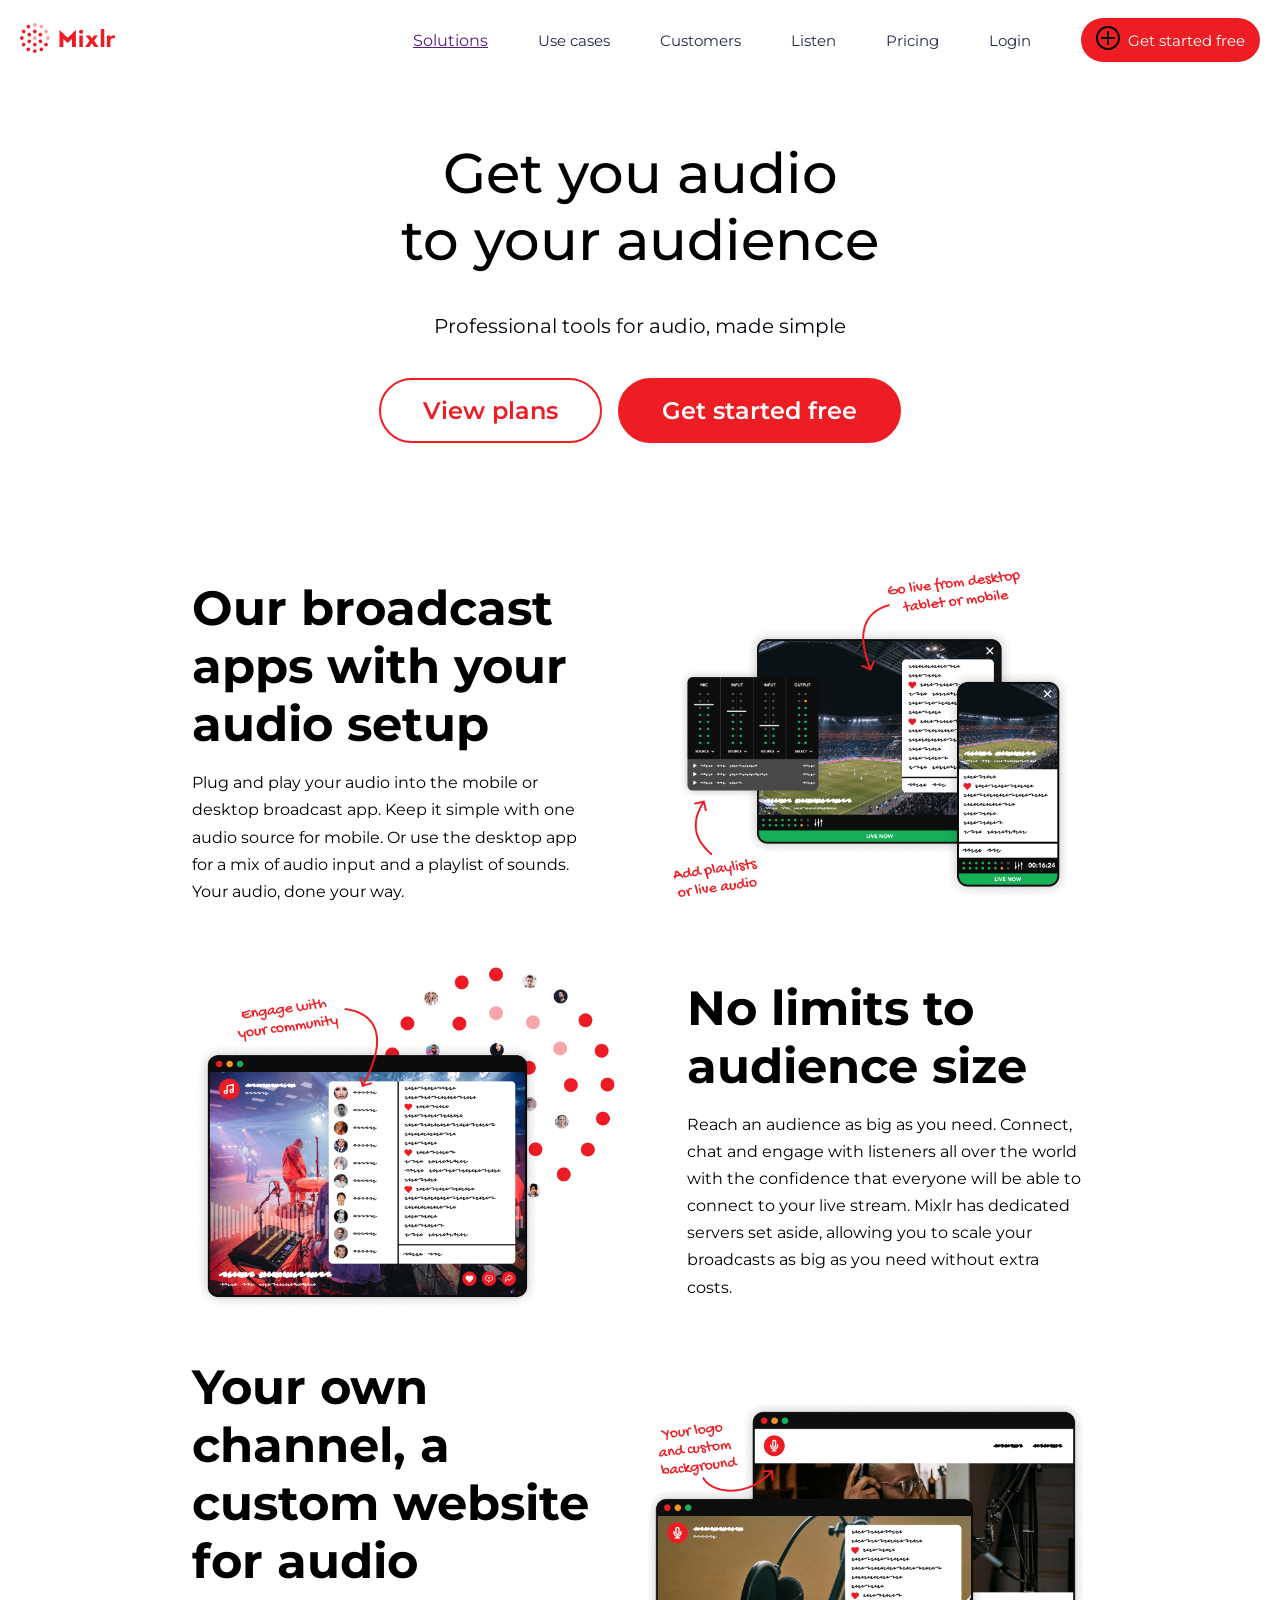
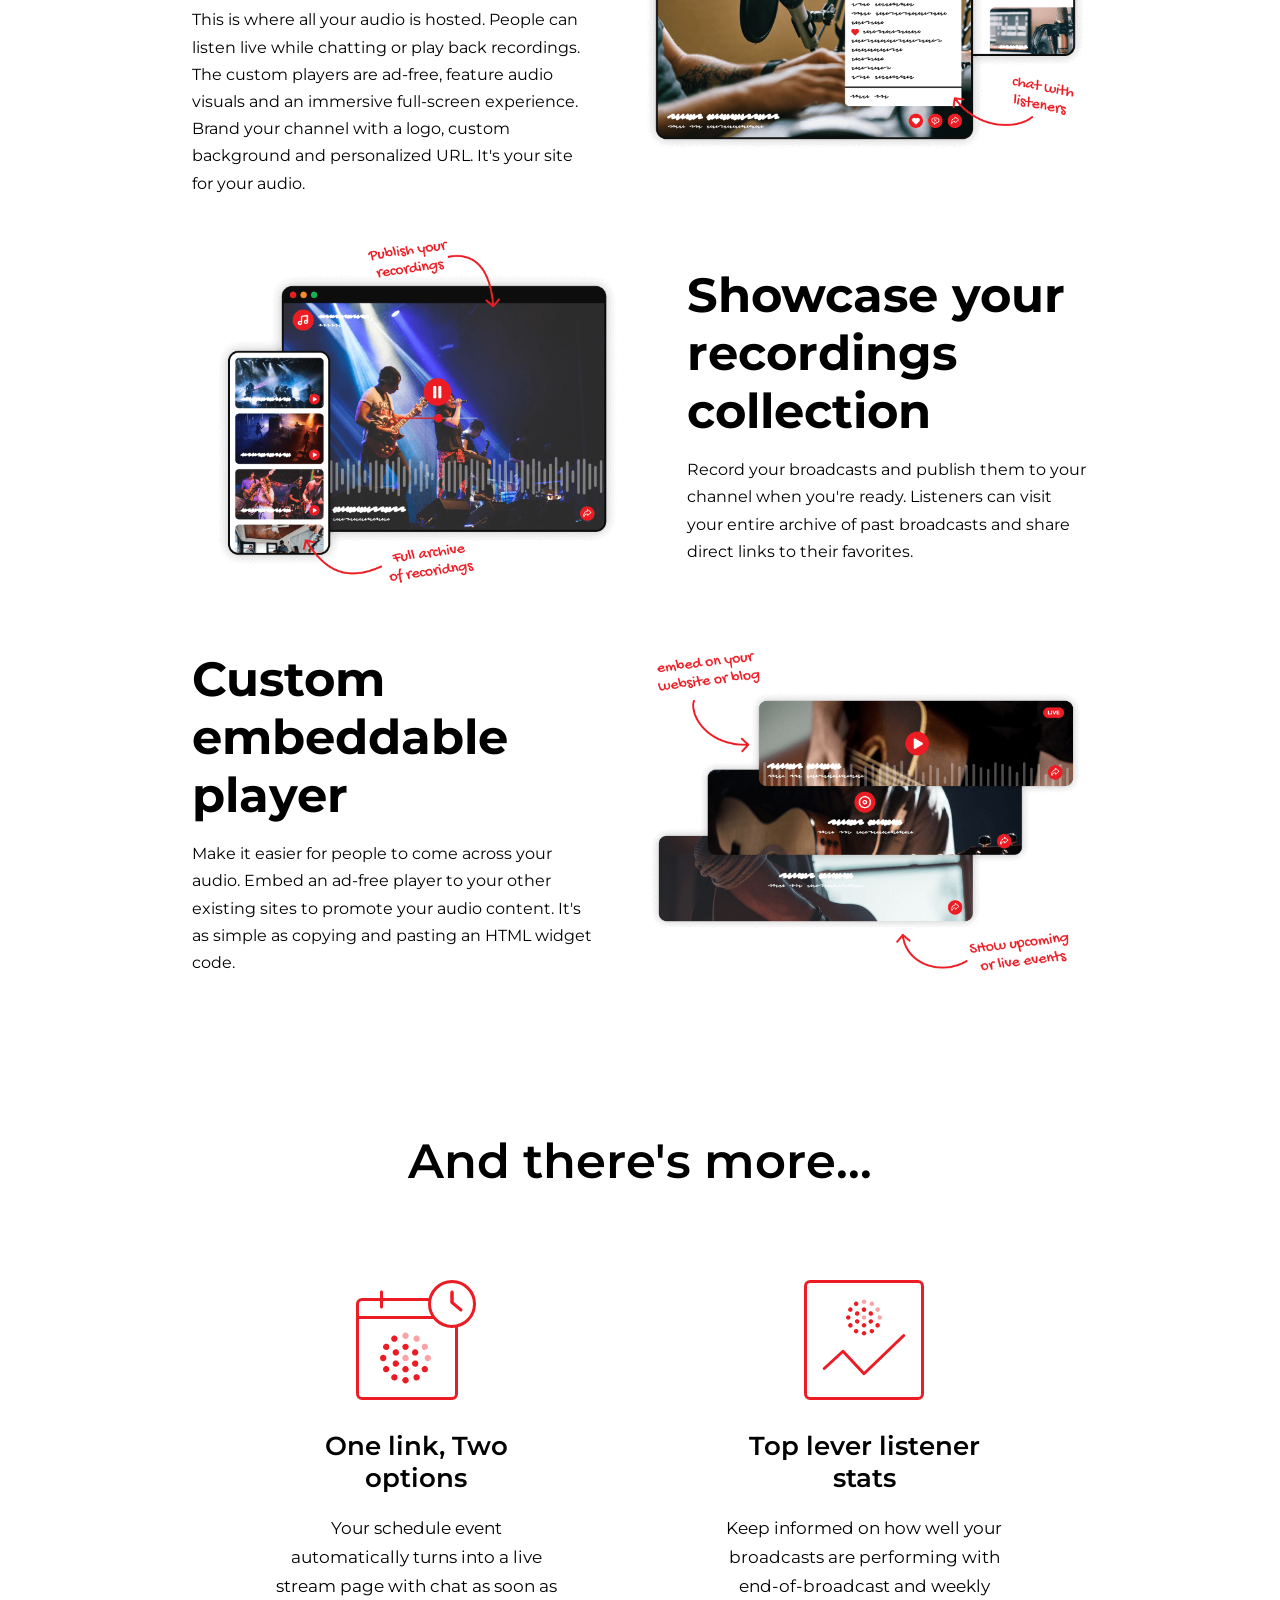
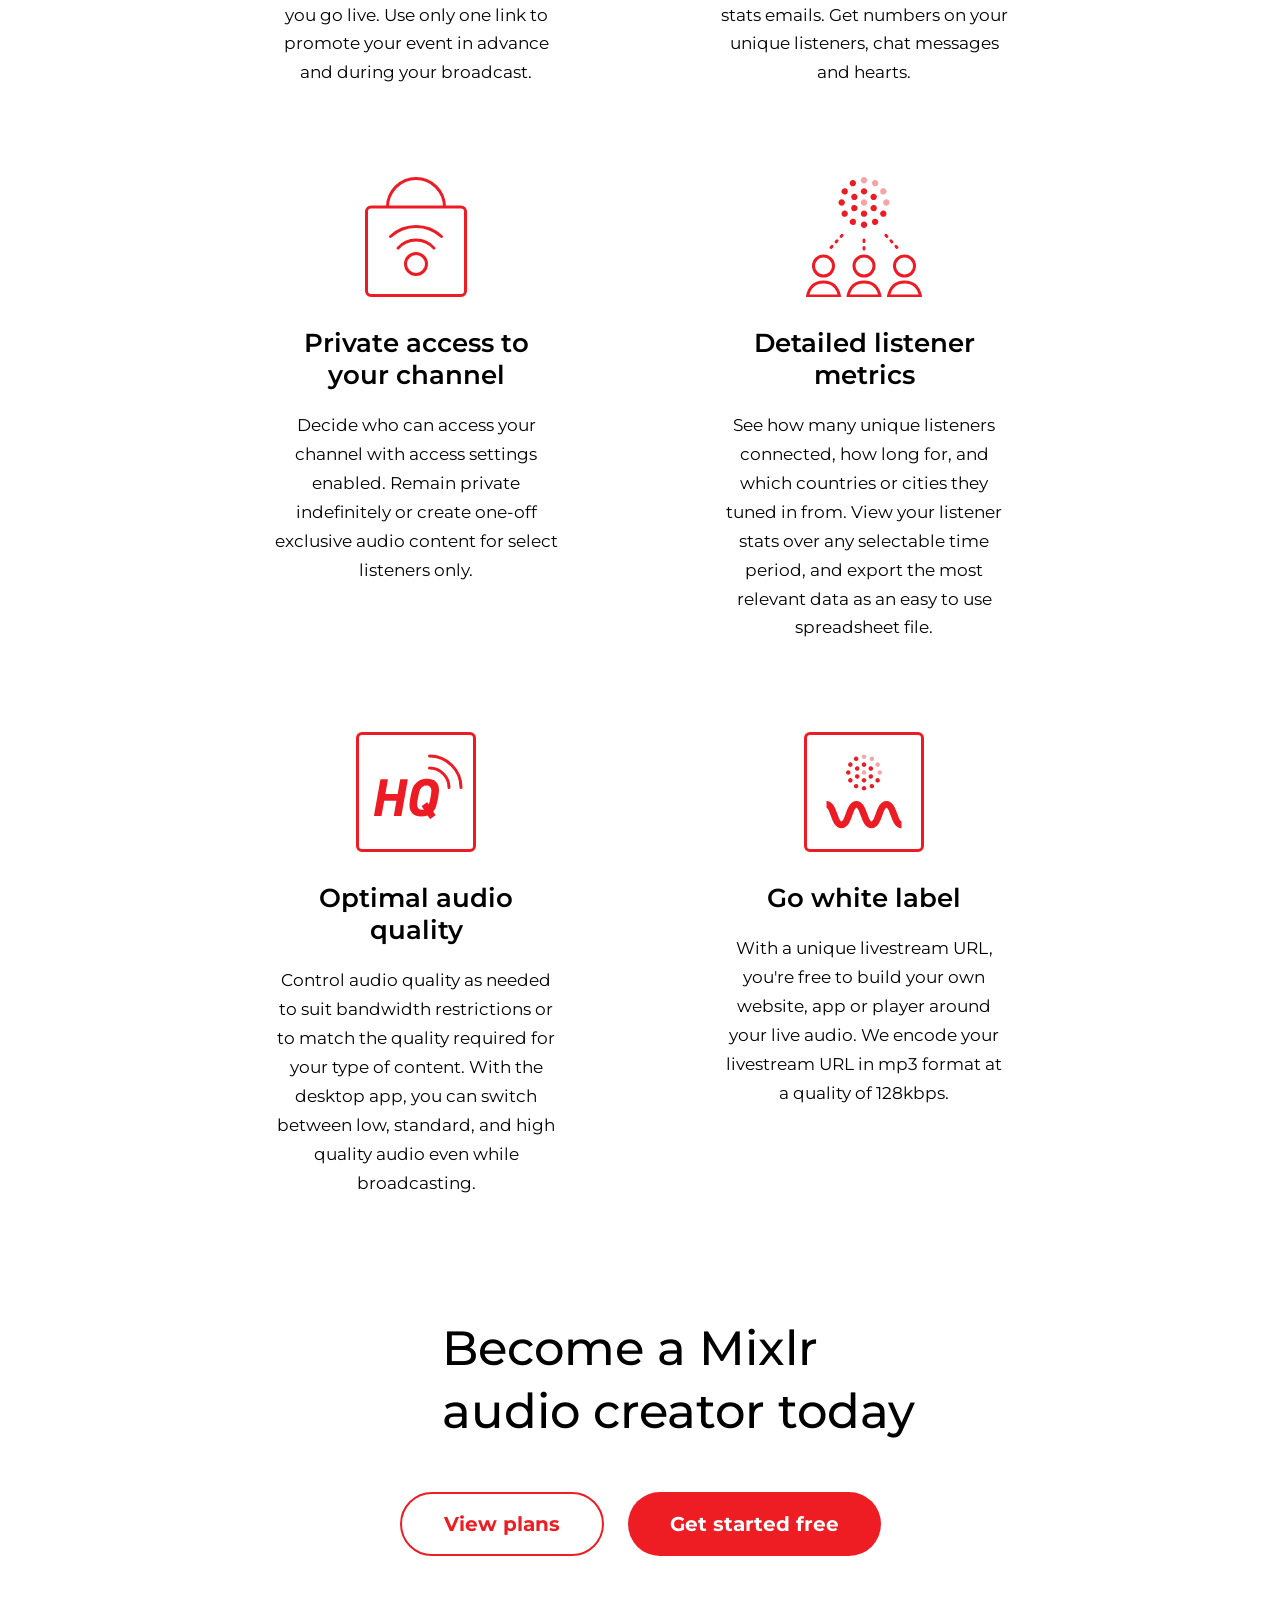
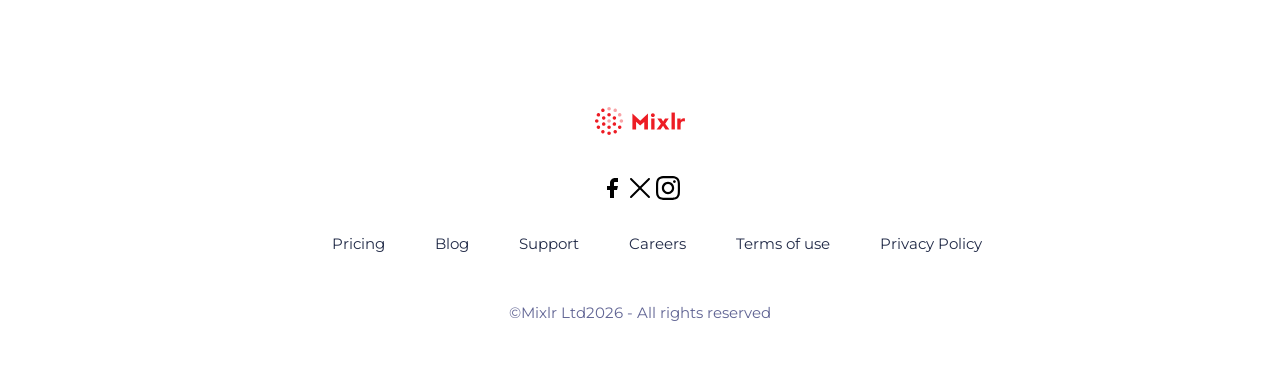
<file: index.html>
<!doctype html>
<html lang="en">
  <head>
    <meta charset="UTF-8" />
    <meta name="viewport" content="width=device-width, initial-scale=1.0" />
    <title>Features | mixlr</title>
    <link rel="stylesheet" href="mixlr.css" />
  </head>
  <body>
    <header class="navbar">
      <div class="logo">
        <img src="MEDIA/imgi_27_default.svg" alt="logo" />
      </div>

      <nav>
  <div class="nav-dropdown">
    <a href="" class="nav-link1">Solutions</a>

    <div class="dropdown-menu">
      <a href="#">Browse With The Tech Hassle</a>
      <a href="#">Browse With The Tech Hassle</a>
      <a href="#">Browse With The Tech Hassle</a>
      <a href="#">Browse With The Tech Hassle</a>
      <a href="#">Browse With The Tech Hassle</a>
      <a href="#">Browse With The Tech Hassle</a>
    </div>
  </div>

  <a href="" class="nav-link">Use cases</a>
  <a href="" class="nav-link">Customers</a>
  <a href="" class="nav-link">Listen</a>
  <a href="" class="nav-link">Pricing</a>
  <a href="" class="nav-link">Login</a>

  <a class="get-started">
    <span>
      <img class="plus" src="MEDIA/imgi_28_default.svg" alt="">
    </span>
    Get started free
  </a>
</nav>



    </header>







    <section class="hero">
      <h1>Get you audio<br />to your audience</h1>
      <p class="hero-sub">Professional tools for audio, made simple</p>
      <div class="hero-buttons">
        <a href="#" class="H bed">View plans</a>
        <a href="#" class="H aft">Get started free</a>
      </div>
    </section>

    <section class="more">
      <div class="container">
        <div class="box">
          <h1>Our broadcast apps with your audio setup</h1>
          <p>
            Plug and play your audio into the mobile or desktop broadcast app.
            Keep it simple with one audio source for mobile. Or use the desktop
            app for a mix of audio input and a playlist of sounds. Your audio,
            done your way.
          </p>
        </div>
        <div class="box-image">
          <img
            src="./MEDIA/imgi_1_list-feature-audio-setup-704-855fb91a3b4701596755c6a453313978c62ee035dc14f95d208ff8c876e138cb.png"
            alt=""
          />
        </div>
      </div>
      <div class="container">
        <div class="box-image">
          <img
            src="./MEDIA/imgi_2_list-feature-audience-704-977d2558b4b3b0b26401899c15762c391ea36d97f49fcc25f5c6ebea54b61cae.png"
            alt=""
          />
        </div>
        <div class="box">
          <h1>No limits to audience size</h1>
          <p>
            Reach an audience as big as you need. Connect, chat and engage with
            listeners all over the world with the confidence that everyone will
            be able to connect to your live stream. Mixlr has dedicated servers
            set aside, allowing you to scale your broadcasts as big as you need
            without extra costs.
          </p>
        </div>
      </div>
      <div class="container">
        <div class="box">
          <h1>Your own channel, a custom website for audio</h1>
          <p>
            This is where all your audio is hosted. People can listen live while
            chatting or play back recordings. The custom players are ad-free,
            feature audio visuals and an immersive full-screen experience. Brand
            your channel with a logo, custom background and personalized URL.
            It's your site for your audio.
          </p>
        </div>

        <div class="box-image">
          <img
            src="./MEDIA/imgi_3_list-feature-personalise-704-116bae5f5f4964a16d16d8800540c5583229eebdff83b2d14a9b459aace9841a.png"
            alt=""
          />
        </div>
      </div>
      <div class="container">
        <div class="box-image">
          <img
            src="./MEDIA/imgi_4_list-feature-recordings-704-862b171b4c222768d374f1efed0d7c370ca17c3498ccca924651f6c047f9074a.png"
            alt=""
          />
        </div>
        <div class="box">
          <h1>Showcase your recordings collection</h1>
          <p>
            Record your broadcasts and publish them to your channel when you're
            ready. Listeners can visit your entire archive of past broadcasts
            and share direct links to their favorites.
          </p>
        </div>
      </div>

      <div class="container">
        <div class="box">
          <h1>Custom embeddable player</h1>
          <p>
            Make it easier for people to come across your audio. Embed an
            ad-free player to your other existing sites to promote your audio
            content. It's as simple as copying and pasting an HTML widget code.
          </p>
        </div>
         <div class="box-image">
          <img
            src="./MEDIA/imgi_5_list-feature-embeddable-704-d586f5641dec19be526577f1d799a05b77d23428f90489afc9a5a7b147861b28.png"alt=""
            />
        </div>
      </div>

      </div>

    <section class="more-section">
      <h2>And there's more...</h2>
      <div class="more-grid">
        <div class="more-item">
          <img class="icon-box" src="MEDIA/imgi_6_feature-scheduling-ee07b25478bdeed93fd6c1f396073e0fc00a181bb33b4146a57822a09bb63f1d.svg" alt="">
          <h3>One link, Two options</h3>
          <p>Your schedule event automatically turns into a live stream page with chat as soon as you go live. Use only one link to promote your event in advance and during your broadcast.</p>
        </div>

          <div class="more-item">
          <img class="icon-box" src="MEDIA/imgi_7_feature-stats-c6266785ea6387013492c0187b31f4ebf449ca103bec659eab584cb672c41851.svg" alt="">
          <h3>Top lever listener stats</h3>
          <p>Keep informed on how well your broadcasts are performing with end-of-broadcast and weekly stats emails. Get numbers on your unique listeners, chat messages and hearts.</p>
        </div>

        <div class="more-item">
          <img class="icon-box" src="MEDIA/imgi_8_feature-privacy-6f19d6d6ebb0e5ea7cb043db5826b29e8796250b79e5f469863cb278b108947d.svg" alt="">
          <h3>Private access to your channel</h3>
          <p>Decide who can access your channel with access settings enabled. Remain private indefinitely or create one-off exclusive audio content for select listeners only.</p>
        </div>


         <div class="more-item">
          <img class="icon-box" src="MEDIA/imgi_9_feature-listener-metrics-70658753346ea21e8ae036f6a3ab4107b0644c9e15141eb086fe643eb7b3524c.svg" alt="">
          <h3>Detailed listener metrics</h3>
          <p>See how many unique listeners connected, how long for, and which countries or cities they tuned in from. View your listener stats over any selectable time period, and export the most relevant data as an easy to use spreadsheet file.</p>
        </div>

        <div class="more-item">
          <img class="icon-box" src="MEDIA/imgi_10_feature-quality-85af85e1ba9f188ac03d15285c25432a5faa0553e7a264edd0e6a6324ac19921.svg" alt="">
          <h3>Optimal audio quality</h3>
          <p>Control audio quality as needed to suit bandwidth restrictions or to match the quality required for your type of content. With the desktop app, you can switch between low, standard, and high quality audio even while broadcasting.</p>
        </div>
        
        <div class="more-item">
          <img class="icon-box" src="MEDIA/imgi_11_feature-livestream-3b54123b0f594ea39c91f1dc0225a57cfee55ced6d8130abd4f2822889be224e.svg" alt="">
          <h3>Go white label</h3>
          <p>With a unique livestream URL, you're free to build your own website, app or player around your live audio. We encode your livestream URL in mp3 format at a quality of 128kbps.</p>
        </div>
      </div>
    </section>
    <section cta-section>
      <h2 class="h2">Become a Mixlr <br> audio creator today</h2>
      <div class="cta-button">
        <button class="cta view">View plans</button>
        <button class="cta get">Get started free</button>
      </div>
    </section>
    <footer class="footer">
      <img class="footer-logo" src="MEDIA/imgi_27_default.svg" alt="">
        <a href="" aria-label="Facebook"> <img src="MEDIA/imgi_32_default.svg" alt=""></a>
        <a href="" aria-label="X"><img src="MEDIA/imgi_30_default.svg" alt=""></a>
        <a href="" aria-label="Instagram"><img src="MEDIA/imgi_34_default.svg" alt=""></a>
      </div>
      <nav class="footer-links">
        <a href="">Pricing</a>
        <a href="">Blog</a>
        <a href="">Support</a>
        <a href="">Careers</a>
        <a href="">Terms of use</a>
        <a href="">Privacy Policy</a>
      </nav>
      <p class="copyright">&copy;Mixlr Ltd2026 - All rights reserved</p>
    </footer>
  </body>
</html>
</file>
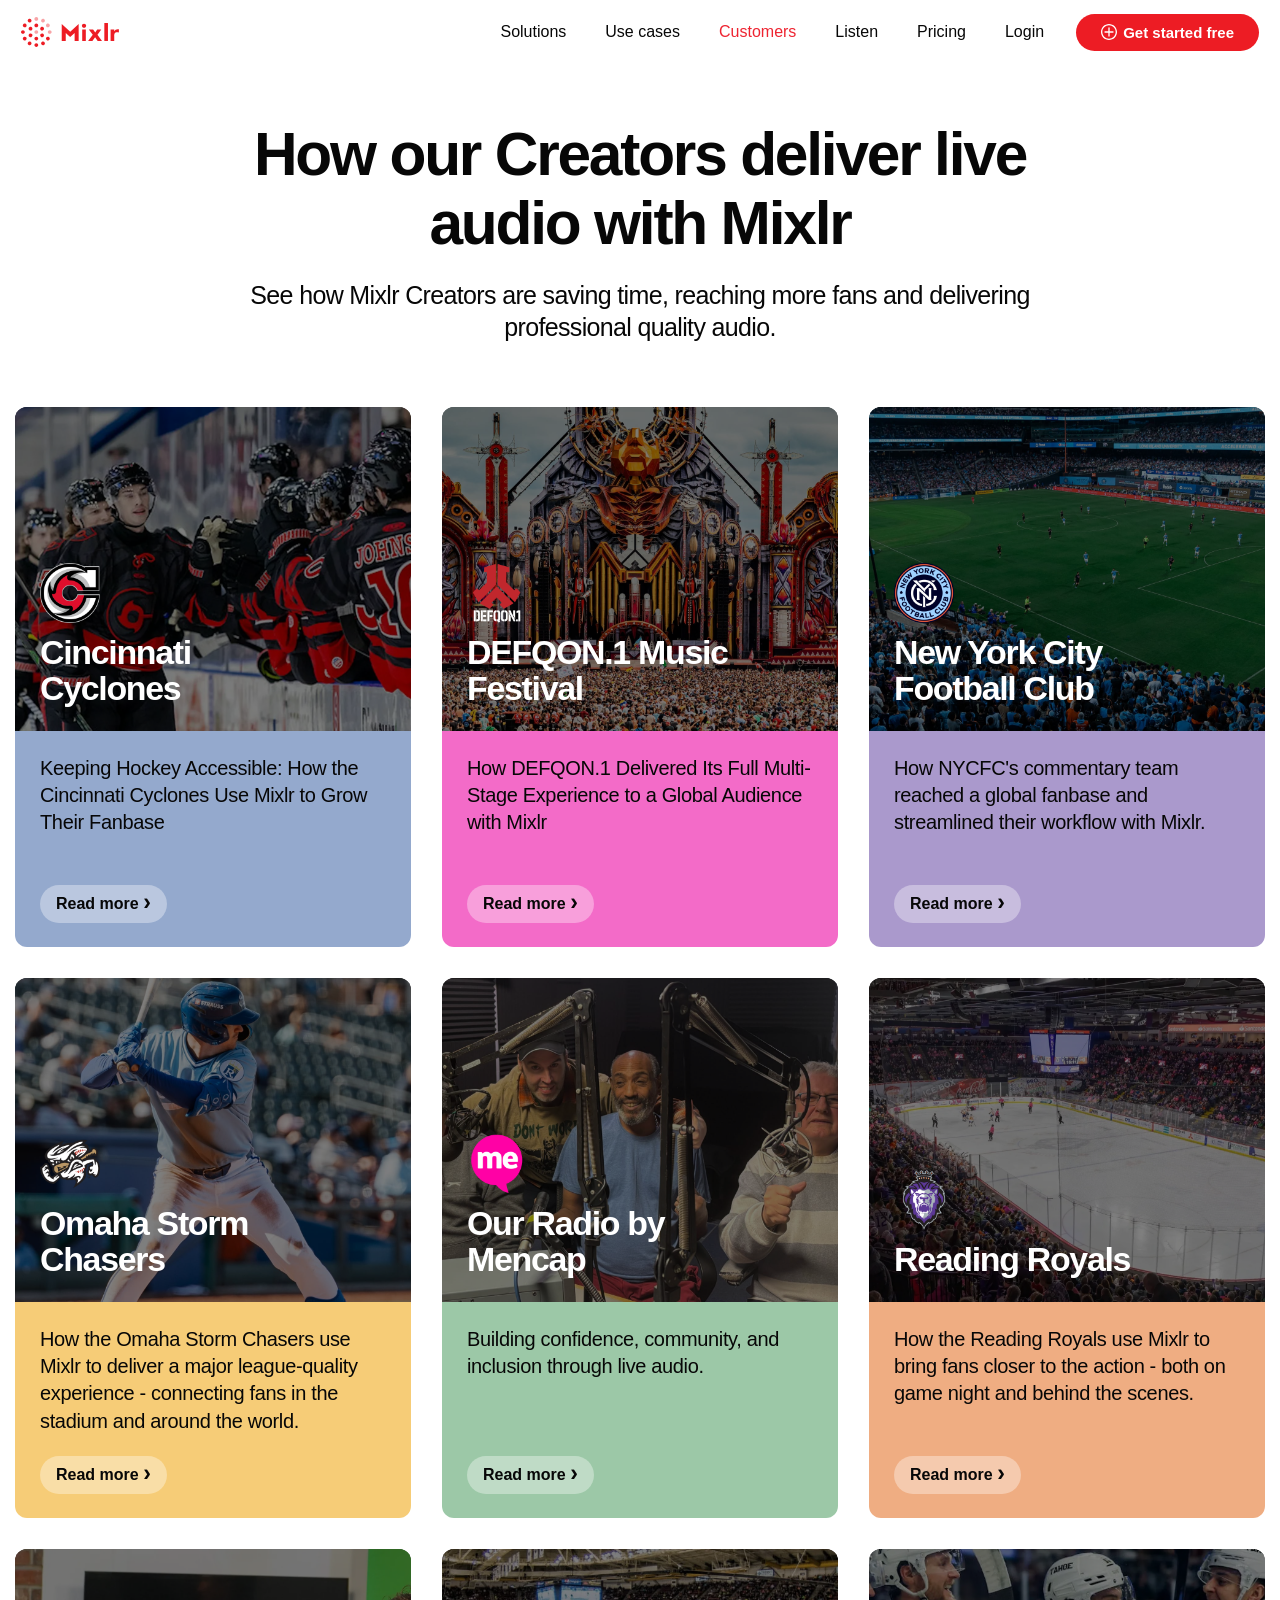
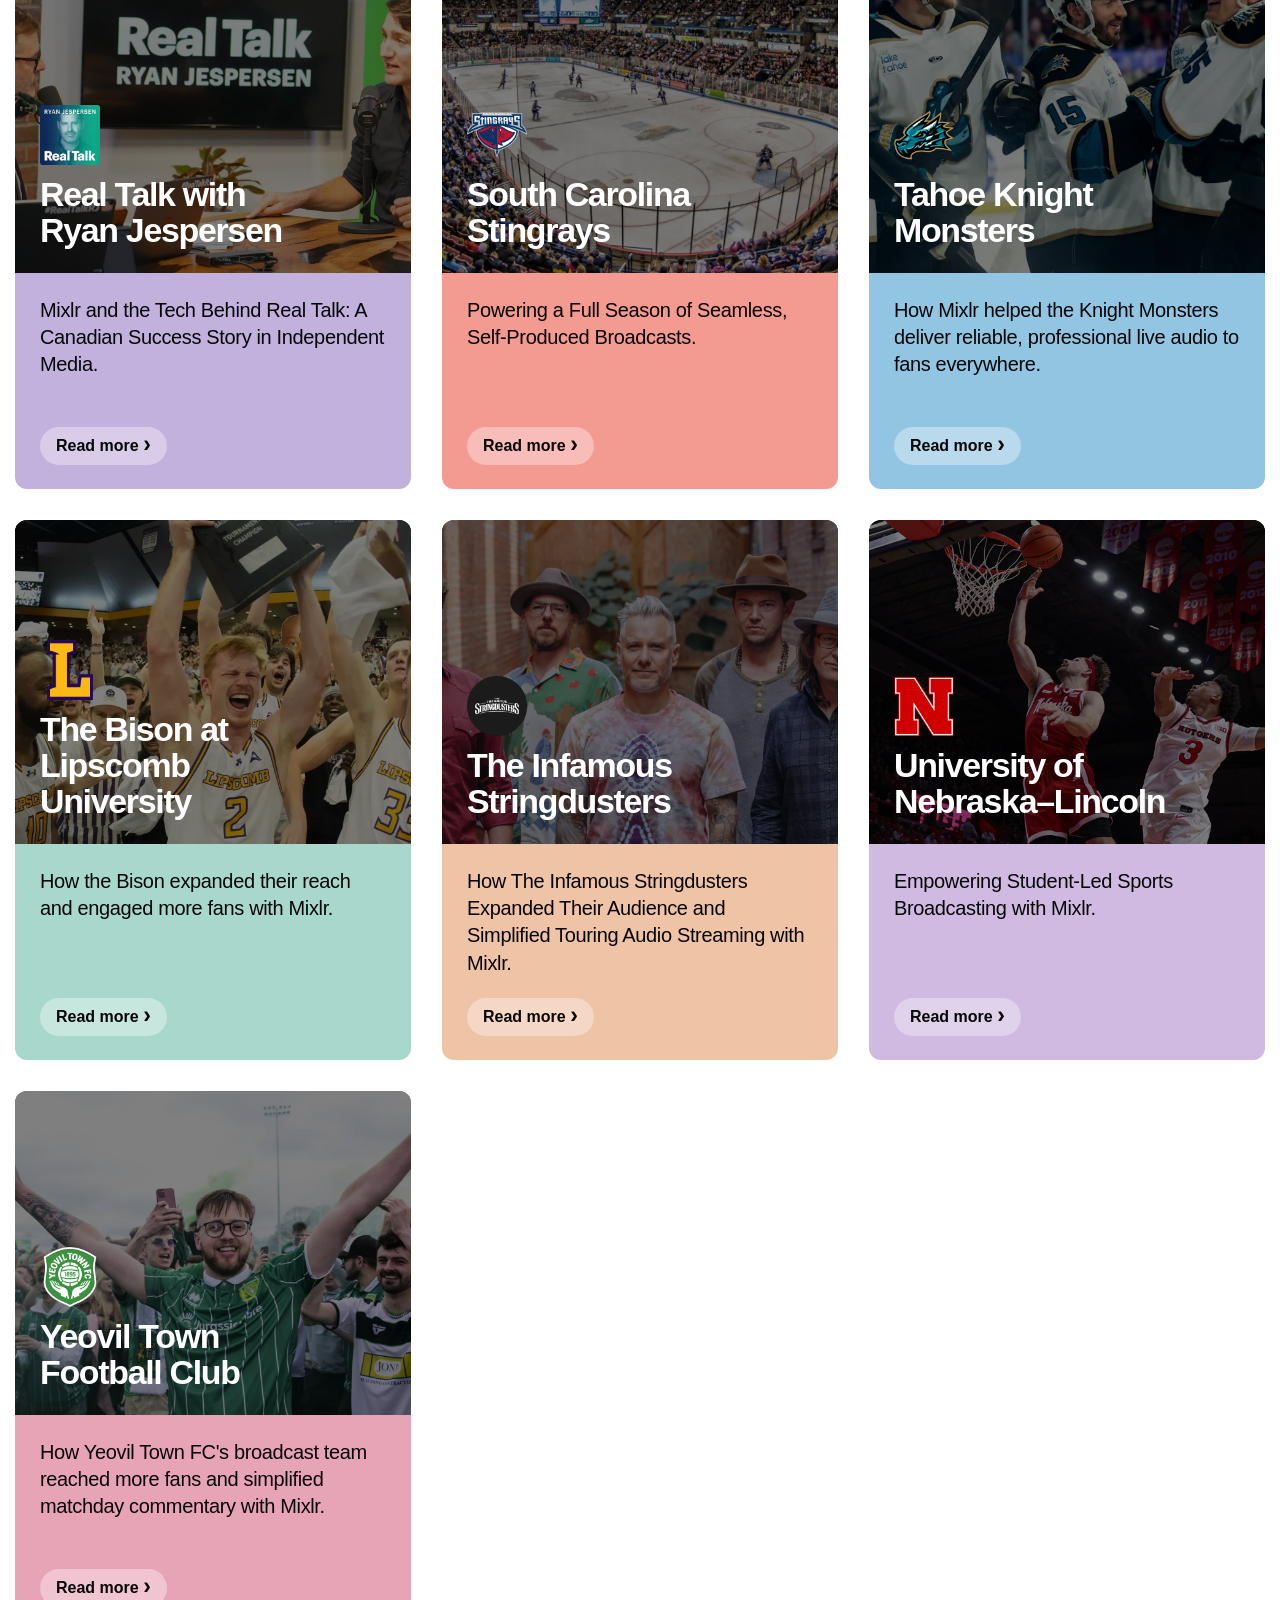
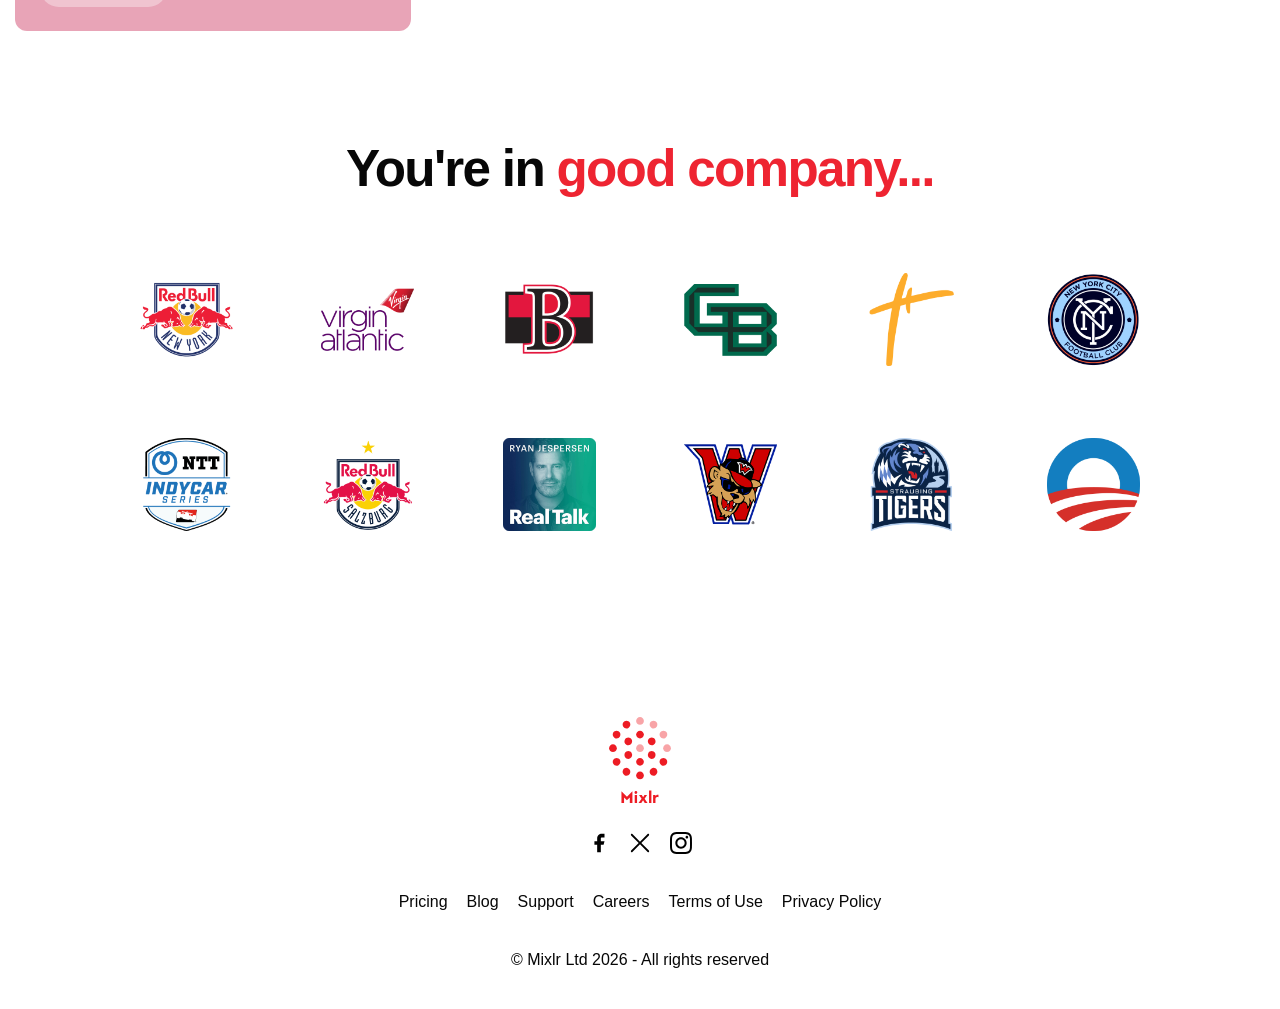
<file: cust.html>
<!doctype html>
<html lang="en">
  <head>
    <meta charset="UTF-8" />
    <meta name="viewport" content="width=device-width, initial-scale=1.0" />
    <title>Mixlr Customers</title>
    <link rel="stylesheet" href="cust.css" />
  </head>

  <body>
    <header class="site-header">
      <a href="#" class="brand">
        <img src="./MEDIA2/imgi_1_imgi_27_default.svg" alt="Mixlr"/>
      </a>
      <nav class="main-nav">
        <a href="#">Solutions</a>
        <a href="#">Use cases</a>
        <a class="active" href="#">Customers</a>
        <a href="#">Listen</a>
        <a href="#">Pricing</a>
        <a href="#">Login</a>
      </nav>

      <a href="#" class="cta">
        <img src="./MEDIA2/download (6).svg" alt="" class="cta-icon" />
        Get started free
      </a>
    </header>

    <main>
      <section class="hero">
        <h1>How our Creators deliver live<br />audio with Mixlr</h1>

        <p>
          See how Mixlr Creators are saving time, reaching more fans and
          delivering
          <br class="desktop-only" />
          professional quality audio.
        </p>
      </section>

      <section class="customer-grid">
        <article class="customer-card blue">
          <div class="card-media">
            <img
              class="background-image"
              src="./MEDIA2/imgi_87_hero-2112-c3f78d71235afb27c1f27385b39ffb9d1e2c0a163d3545fd240496c73303002f.webp"
              alt=""
            />
            <img
              class="card-logo"
              src="./MEDIA2/imgi_2_logo-298210e7dab86ac8389ebdaf6c97ffa69c5aa3e542aef06832e35a9053cc8cb4.png"
              alt="Cincinnati Cyclones"
            />
            <h2>Cincinnati<br />Cyclones</h2>
          </div>

          <div class="card-content">
            <p>
              Keeping Hockey Accessible: How the Cincinnati Cyclones Use Mixlr
              to Grow Their Fanbase
            </p>
            <a href="#">Read more <span>›</span></a>
          </div>
        </article>

        <article class="customer-card pink">
          <div class="card-media">
            <img
              class="background-image"
              src="./MEDIA2/imgi_93_hero-2112-e1be1244b8a53cfcc51c560d2d4bed7bfe3bbe228b4aff3ac8103c282d2031d6.jpg"
              alt=""
            />
            <img
              class="card-logo"
              src="./MEDIA2/imgi_4_logo-acba89eb0e61193514dfb8ffbd19299fae1307e1ba644b0ef2f025e0035f4a24.png"
              alt="DEFQON.1 logo"
            />
            <h2>DEFQON.1 Music<br />Festival</h2>
          </div>

          <div class="card-content">
            <p>
              How DEFQON.1 Delivered Its Full Multi-Stage Experience to a Global
              Audience with Mixlr
            </p>
            <a href="#">Read more <span>›</span></a>
          </div>
        </article>

        <article class="customer-card purple">
          <div class="card-media">
            <img
              class="background-image"
              src="./MEDIA2/imgi_97_hero-2112-0beb5f37ce5871ba482a3d4a24773720c48f6feefabbb6bae21c2d272f94ec8a.jpg"
              alt=""
            />
            <img
              class="card-logo"
              src="./MEDIA2/imgi_6_logo-dd380a3f7b8aa92e93e89a70f6255861c835debb7ca86be002a6c39444820474.png"
              alt="New York City Football Club logo"
            />
            <h2>New York City<br />Football Club</h2>
          </div>

          <div class="card-content">
            <p>
              How NYCFC's commentary team reached a global fanbase and
              streamlined their workflow with Mixlr.
            </p>
            <a href="#">Read more <span>›</span></a>
          </div>
        </article>

        <article class="customer-card yellow">
          <div class="card-media">
            <img
              class="background-image"
              src="./MEDIA2/imgi_101_hero-2112-0dde75b12baf26770d62bd972c3b9df10a84d28238222e58e742bfe0e05ac48c.jpg"
              alt=""
            />
            <img
              class="card-logo"
              src="./MEDIA2/imgi_8_logo-c70f8c0ec56912816a3f347bb6066bb744cd49effed2ee7a65b4c633023dad27.png"
              alt="Omaha Storm Chasers logo"
            />
            <h2>Omaha Storm<br />Chasers</h2>
          </div>

          <div class="card-content">
            <p>
              How the Omaha Storm Chasers use Mixlr to deliver a major
              league-quality experience - connecting fans in the stadium and
              around the world.
            </p>
            <a href="#">Read more <span>›</span></a>
          </div>
        </article>

        <article class="customer-card green">
          <div class="card-media">
            <img
              class="background-image"
              src="./MEDIA2/imgi_105_hero-2112-458a8d1579e110da0a6987a52dd8c577cbf8d65fe6ff8fd39c5793d0de2255bd.jpg"
              alt=""
            />
            <img
              class="card-logo"
              src="./MEDIA2/imgi_10_logo-f789e462b852a01707d764958b43b5f07ce3cda4c674fad7882e3f956e7c8cf3.png"
              alt="Our Radio by Mencap logo"
            />
            <h2>Our Radio by<br />Mencap</h2>
          </div>

          <div class="card-content">
            <p>
              Building confidence, community, and inclusion through live audio.
            </p>
            <a href="#">Read more <span>›</span></a>
          </div>
        </article>

        <article class="customer-card orange">
          <div class="card-media">
            <img
              class="background-image"
              src="./MEDIA2/imgi_107_hero-2112-e98359d53306bc26bb64590e6b23db7d25a78415a21c90a43d9cfa0cec9b4cb8.webp"
              alt=""
            />
            <img
              class="card-logo"
              src="./MEDIA2/imgi_12_logo-a0e772285bdcf978c8be245a6e645e612f26531c07a423e10232e3d6d38ff82f.png"
              alt="Reading Royals logo"
            />
            <h2>Reading Royals</h2>
          </div>

          <div class="card-content">
            <p>
              How the Reading Royals use Mixlr to bring fans closer to the
              action - both on game night and behind the scenes.
            </p>
            <a href="#">Read more <span>›</span></a>
          </div>
        </article>

        <article class="customer-card lavender">
          <div class="card-media">
            <img
              class="background-image"
              src="./MEDIA2/imgi_111_hero-2112-10fbe3f80dba9398b60174d1f477d30f4cc8aec5f5404c0ffafa19efeb83b4a8.webp"
              alt=""
            />
            <img
              class="card-logo"
              src="./MEDIA2/imgi_14_logo-0cbd5c795376fd9e8a98058809cc94642b64abe9fa08aa75c5ed0bc89cdba366.png"
              alt="Real Talk logo"
            />
            <h2>Real Talk with<br />Ryan Jespersen</h2>
          </div>

          <div class="card-content">
            <p>
              Mixlr and the Tech Behind Real Talk: A Canadian Success Story in
              Independent Media.
            </p>
            <a href="#">Read more <span>›</span></a>
          </div>
        </article>

        <article class="customer-card coral">
          <div class="card-media">
            <img
              class="background-image"
              src="./MEDIA2/imgi_115_hero-2112-a2b87cfad6cd5bc1ecf5007964e47796941b1a937cd3efffa7dbd8d5e239a65d.webp"
              alt=""
            />
            <img
              class="card-logo"
              src="./MEDIA2/imgi_16_logo-3ef838a2b6a2638f6a21ad724ad12b338a24465008b9f17ef3e9d5e0871056b2.png"
              alt="South Carolina Stingrays logo"
            />
            <h2>South Carolina<br />Stingrays</h2>
          </div>
          
          <div class="card-content">
            <p>Powering a Full Season of Seamless, Self-Produced Broadcasts.</p>
            <a href="#">Read more <span>›</span></a>
          </div>
        </article>

        <article class="customer-card sky">
          <div class="card-media">
            <img
              class="background-image"
              src="./MEDIA2/imgi_119_hero-2112-b732213fcf26d3668a4cda589734d0e7bd7e25d7cd6971efa4884a1f88f19e79.webp"
              alt=""
            />
            <img
              class="card-logo"
              src="./MEDIA2/imgi_18_logo-9c6f5c9c7c459e9e79c1fb738b97d5bea271f6a858c1cf186fdc6b0962976596.png"
              alt="Tahoe Knight Monsters logo"
            />
            <h2>Tahoe Knight<br />Monsters</h2>
          </div>

          <div class="card-content">
            <p>
              How Mixlr helped the Knight Monsters deliver reliable,
              professional live audio to fans everywhere.
            </p>
            <a href="#">Read more <span>›</span></a>
          </div>
        </article>

        <article class="customer-card mint">
          <div class="card-media">
            <img
              class="background-image"
              src="./MEDIA2/imgi_123_hero-2112-ddf83bfcf791d9f85b86e14d439435053d07d581c8d90de74d21556beb5843e0.webp"
              alt=""
            />
            <img
              class="card-logo"
              src="./MEDIA2/imgi_20_logo-edae8dbff6e73d5cec2a427bd747df5ccf81f9fc3ad285aa360768ea5a29f3dd.png"
              alt="Lipscomb Bison logo"
            />
            <h2>The Bison at<br />Lipscomb<br />University</h2>
          </div>

          <div class="card-content">
            <p>
              How the Bison expanded their reach and engaged more fans with
              Mixlr.
            </p>
            <a href="#">Read more <span>›</span></a>
          </div>
        </article>

        <article class="customer-card peach">
          <div class="card-media">
            <img
              class="background-image"
              src="./MEDIA2/imgi_127_hero-2112-93a737811dfaab60080b1218928d24e8db70a89aa914742044b3b36ca7ed2b98.webp"
              alt=""
            />
            <img
              class="card-logo"
              src="./MEDIA2/imgi_22_logo-73d2b7c1a3d31ec99a40ff8ca0fb211e9879a153ee6d7e285f1d9c1dd6d87558.png"
              alt="The Infamous Stringdusters logo"
            />
            <h2>The Infamous<br />Stringdusters</h2>
          </div>

          <div class="card-content">
            <p>
              How The Infamous Stringdusters Expanded Their Audience and
              Simplified Touring Audio Streaming with Mixlr.
            </p>
            <a href="#">Read more <span>›</span></a>
          </div>
        </article>

        <article class="customer-card lilac">
          <div class="card-media">
            <img
              class="background-image"
              src="./MEDIA2/imgi_131_hero-2112-ac74aeba65b990a9cf823e926626f89b1a178281db9711cf4f3ae3032ada7e15.webp"
              alt=""
            />
            <img
              class="card-logo"
              src="./MEDIA2/imgi_24_logo-d879fe6ab26e65af43735fc16670ba3df33e6b5a43ee06ddeceb5fcefb95c50f.png"
              alt="University of Nebraska Lincoln logo"
            />
            <h2>University of<br />Nebraska–Lincoln</h2>
          </div>

          <div class="card-content">
            <p>Empowering Student-Led Sports Broadcasting with Mixlr.</p>
            <a href="#">Read more <span>›</span></a>
          </div>
        </article>

        <article class="customer-card rose">
          <div class="card-media">
            <img
              class="background-image"
              src="./MEDIA2/imgi_135_hero-2112-67c68fcaf7d0b6c511aa770bd09cf26293d80c3b0bc014a1f212dc693eb8e969.webp"
              alt=""
            />
            <img
              class="card-logo"
              src="./MEDIA2/imgi_26_logo-a705dca8b42f1fbe3da67845a29bcf39656dee9c60725031c25569a7a18fc76d.png"
              alt="Yeovil Town Football Club logo"
            />
            <h2>Yeovil Town<br />Football Club</h2>
          </div>

          <div class="card-content">
            <p>
              How Yeovil Town FC's broadcast team reached more fans and
              simplified matchday commentary with Mixlr.
            </p>
            <a href="#">Read more <span>›</span></a>
          </div>
        </article>
      </section>

      <section class="company">
        <h2>You're in <span>good company...</span></h2>

        <div class="partner-logos">
          <img
            src="./MEDIA2/imgi_27_new-york-red-bulls-d7989daa0a39dd65f5623a77af1abece6a219b4e499b82cf0526e541ec435317.png"
            alt="New York Red Bulls"
          />
          <img
            src="./MEDIA2/imgi_28_virgin-atlantic-3ea9787d1ec0f4ff6da00932a884cbf4f9059bb7db2fdf66e0be0a58f7daf515.png"
            alt="Virgin Atlantic"
          />
          <img
            src="./MEDIA2/imgi_29_belleville-senators-d9cda1f87eb62359a29d3d05017424e2d999cdf352bdff50d22b4518708af587.png"
            alt="Belleville Senators"
          />
          <img
            src="./MEDIA2/imgi_30_green-bay-1585a620e0dae51a5f99d973be1e45b3fc2dabba3e51f72147a3156bdba8b216.png"
            alt="Green Bay logo"
          />
          <img
            src="./MEDIA2/imgi_31_harvesters-church-c1b8091741b87a7db8ef12e4da2936c1f1ead4a53951020a58f85d9ac8f8a0f9.png"
            alt="Harvesters Church"
          />
          <img
            src="./MEDIA2/imgi_32_new-york-city-fc-cef2a2707eae2549b1e7d64dcb18dc6781474cd768ed998621ccb2179ae1b482.png"
            alt="New York City FC"
          />
          <img
            src="./MEDIA2/imgi_33_indycar-0aac011df748dc21c0e069055eff9073582a9225858fa7700d244252b4b2a781.png"
            alt="NTT IndyCar"
          />
          <img
            src="./MEDIA2/imgi_34_redbull-salzburg-98b22310b71a068749509a36d32c0b97d955d7e8e120e38ae3d6be1e92dec185.png"
            alt="Red Bull Salzburg"
          />
          <img
            src="./MEDIA2/imgi_35_ryan-jespersen-fa5a50c1c776c8d29ede7e8375f8363d9b944fdcc249e1780ec8e305526cb795.png"
            alt="Real Talk with Ryan Jespersen"
          />
          <img
            src="./MEDIA2/imgi_36_washington-wild-things-5a18f7a53fe0bb9c01076f4308cb0da0f9e3278506a5565dbea6a45cfdb07033.png"
            alt="Washington Wild Things"
          />
          <img
            src="./MEDIA2/imgi_37_straubing-tigers-7941b781e71a7a23ab289064552c2ec8f6081726d7362d0c63cf7063452031c5.png"
            alt="Straubing Tigers"
          />
          <img
            src="./MEDIA2/imgi_38_obama-foundation-b8e2d8c09d84a4c2c3e452c571ba71d698076027cd8227bc7dc6b2cd8d3b7fa7.png"
            alt="Obama Foundation"
          />
        </div>
      </section>
    </main>

    <footer class="site-footer">
      <a href="#" class="footer-brand">
        <img src="./MEDIA2/download.svg" alt="Mixlr" />
      </a>

      <div class="socials">
        <a href="#" aria-label="Facebook">
          <img src="./MEDIA2/download (3).svg" alt="" />
        </a>

        <a href="#" aria-label="X">
          <img src="./MEDIA2/download (4).svg" alt="" />
        </a>

        <a href="#" aria-label="Instagram">
          <img src="./MEDIA2/download (1).svg" alt="" />
        </a>
      </div>

      <nav class="footer-links">
        <a href="#">Pricing</a>
        <a href="#">Blog</a>
        <a href="#">Support</a>
        <a href="#">Careers</a>
        <a href="#">Terms of Use</a>
        <a href="#">Privacy Policy</a>
      </nav>

      <p>© Mixlr Ltd 2026 - All rights reserved</p>
    </footer>
  </body>
</html>
</file>
<file: mixlr.css>
@import url("https://fonts.googleapis.com/css2?family=Montserrat:ital,wght@0,100..900;1,100..900&display=swap");

* {
  margin: 0;
  padding: 0;
  box-sizing: border-box;
  font-family: "Montserrat", sans-serif;
}

html {
  scroll-behavior: smooth;
}

body {
  background: #fff;
  color: #000;
  overflow-x: hidden;
}

img {
  max-width: 100%;
  height: auto;
}

header,
.navbar {
  width: 100%;
  display: flex;
  align-items: center;
  background: #fff;
}

header {
  min-height: 75px;
  padding: 0 55px;
  justify-content: space-between;
}

.navbar {
  position: sticky;
  top: 0;
  z-index: 100;
  padding: 18px 20px;
}

.logo > img {
  width: 95px;
}

nav {
  display: flex;
  align-items: center;
  gap: 50px;
  margin-left: auto;
}

nav > a {
  color: #222b48;
  font-size: 15px;
  text-decoration: none;
  white-space: nowrap;
}

/* =========================================
   SOLUTIONS DROPDOWN
========================================= */

.nav-dropdown {
  position: relative;
}

/* The dropdown itself */

.dropdown-menu {
  position: absolute;
  top: 100%;
  left: 50%;

  transform: translateX(-50%) translateY(15px);

  width: 320px;
  background: white;
  padding: 15px;

  border-radius: 12px;
  box-shadow: 0 10px 30px rgba(0, 0, 0, 0.5);

  opacity: 0;
  visibility: hidden;

  transition: all 0.5s ease;

  z-index: 1000;
  min-height: 0;
}

/* Dropdown links */

.dropdown-menu a {
  display: block;

  padding: 12px 15px;

  text-decoration: none;
  color: #222;

  border-radius: 8px;

  transition: background 0.2s ease;
}

/* Hover on dropdown links */

.dropdown-menu a:hover {
  background: #ed1d23;
}

/* SHOW DROPDOWN */

.nav-dropdown:hover .dropdown-menu {
  opacity: 1;
  visibility: visible;

  transform: trans-lateX(105px) translateY(0);
  background-color: #f5f5f5;
}




.get-started {
  display: flex;
  align-items: center;
  gap: 8px;
  padding: 8px 15px;
  border-radius: 25px;
  background: #ed1d23;
  color: #fff !important;
}

.plus {
  color: rgb(219, 188, 188);
}

.hero {
  padding: 60px 20px 100px;
  text-align: center;
}

.hero h1 {
  color: #000;
  font-size: clamp(2.3rem, 6vw, 3.5rem);
  font-weight: 500;
  line-height: 1.2;
}

.hero-sub {
  max-width: 700px;
  margin: 36px auto 0;
  color: #030711;
  font-size: clamp(1rem, 2.5vw, 1.25rem);
  line-height: 1.6;
}

.hero-buttons {
  display: flex;
  justify-content: center;
  gap: 16px;
  margin-top: 36px;
  flex-wrap: wrap;
}

.H {
  display: inline-block;
  padding: 16px 42px;
  border-radius: 999px;
  font-size: clamp(1rem, 3vw, 1.5rem);
  font-weight: 600;
  text-decoration: none;
  transition: 0.3s ease;
}

.bed {
  border: 2px solid #ed1d23;
  background: transparent;
  color: #ed1d23;
}

.aft {
  border: 2px solid #ed1d23;
  background: #ed1d23;
  color: #fff;
}

.bed:hover {
  color: #000;
}

.aft:hover {
  background: #c8151a;
  border-color: #c8151a;
}

/* Content sections */
.more,
.theres_more {
  width: min(70%, 1200px);
  margin: 20px auto;
}

.more {
  min-height: 50dvh;
}

.more > .container {
  display: flex;
  align-items: center;
  justify-content: space-between;
  gap: 50px;
  margin-bottom: 40px;
}

.more .box-image {
  width: 50%;
}

.more .box {
  width: 45%;
  height: auto;
}

.more .box > h1 {
  font-size: clamp(2rem, 5vw, 3rem);
  margin-bottom: 16px;
}

.more .box > p {
  line-height: 1.7;
}

.theres_more {
  border: 1px dashed;
  padding: 15px 20px;
}

.theres_more > h2 {
  font-size: clamp(2rem, 5vw, 2.5rem);
  font-weight: 400;
  text-align: center;
}

.theres_more > .container {
  display: flex;
  justify-content: space-between;
  gap: 30px;
  margin-top: 25px;
}

.theres_more .box {
  width: 47%;
  text-align: center;
}

.theres_more .box img {
  margin-bottom: 15px;
}

.theres_more .box h3 {
  margin-bottom: 10px;
}

/* Grid section */
.more-section {
  width: 100%;
  padding: 100px 40px 120px;
  text-align: center;
}

.more-section h2 {
  margin-bottom: 90px;
  color: #000;
  font-size: clamp(2.2rem, 5vw, 3rem);
  font-weight: 600;
}

.more-grid {
  display: grid;
  grid-template-columns: repeat(2, minmax(0, 1fr));
  max-width: 1100px;
  margin: 0 auto;
  column-gap: 80px;
  row-gap: 90px;
}

.more-item {
  display: flex;
  flex-direction: column;
  align-items: center;
  padding: 0 40px;
}

.icon-box {
  width: 120px;
  height: 120px;
  margin-bottom: 30px;
}

.more-item h3 {
  margin-bottom: 20px;
  color: #000;
  font-size: 26px;
  font-weight: 600;
}

.more-item p {
  max-width: 380px;
  color: #000;
  font-size: 17px;
  line-height: 1.7;
}

/* CTA */
.cta-section {
  width: 100%;
  padding: 100px 40px 60px;
  text-align: center;
}

.h2 {
  max-width: 900px;
  margin: 0 auto 50px;
  margin-left: 250px;
  padding: 0;
  color: #000;
  font-size: clamp(2.2rem, 5vw, 3rem);
  font-weight: 500;
  line-height: 1.3;
}

.cta-button {
  display: flex;
  justify-content: center;
  gap: 24px;
  flex-wrap: wrap;
}

.cta {
  border: none;
  border-radius: 50px;
  padding: 18px 42px;
  cursor: pointer;
  font-size: clamp(1rem, 2.5vw, 1.25rem);
  font-weight: 700;
}

.view {
  border: 2px solid #ed1d23;
  background: transparent;
  color: #ed1d23;
}

.get {
  background: #ed1d23;
  color: #fff;
}

/* Footer */
.footer {
  width: 100%;
  padding: 120px 40px 50px;
  text-align: center;
}

.footer-logo {
  display: block;
  width: 90px;
  height: 90px;
  margin: 0 auto 10px;
}

.footer-links {
  margin: 30px 100px 0;
}

.copyright {
  margin-top: 50px;
  color: #616594;
  font-size: 15px;
}

/* Tablet */
@media (max-width: 868px) {
  header {
    padding: 30px;
  }

  nav {
    gap: 22px;
  }

  .more,
  .theres_more {
    width: 90%;
  }

  .more > .container,
  .more > .container:nth-child(even) {
    flex-direction: column-reverse;
    gap: 25px;
  }

  .more .box,
  .more .box-image {
    width: 100%;
  }

  .more .box {
    text-align: center;
  }

  .theres_more > .container {
    flex-direction: column;
    align-items: center;
  }

  .theres_more .box {
    width: 100%;
  }
}

/* Mobile */
@media (max-width: 600px) {
  header,
  .navbar {
    padding: 15px 20px;
    flex-wrap: wrap;
    gap: 15px;
  }

  .logo > img {
    width: 78px;
  }

  nav {
    width: 100%;
    justify-content: center;
    gap: 14px 20px;
    flex-wrap: wrap;
  }

  nav > a {
    font-size: 13px;
  }

  .hero {
    padding: 55px 20px 70px;
  }

  .hero-buttons,
  .cta-button {
    flex-direction: column;
    align-items: stretch;
  }

  .H,
  .cta {
    width: 100%;
    text-align: center;
  }

  .more-section,
  .cta-section {
    padding: 70px 20px;
  }

  .more-section h2 {
    margin-bottom: 50px;
  }

  .more-grid {
    grid-template-columns: 1fr;
    row-gap: 50px;
  }

  .more-item {
    padding: 0;
  }

  .icon-box {
    width: 95px;
    height: 95px;
    margin-bottom: 20px;
  }

  .more-item h3 {
    font-size: 22px;
  }

  .more-item p {
    font-size: 16px;
  }

  .footer {
    padding: 80px 20px 35px;
  }
}
</file>
<file: cust.css>
:root {
  --red: #ee2431;
  --black: #070707;
}

* {
  box-sizing: border-box;
}

body {
  margin: 0;
  background: #ffffff;
  color: var(--black);
  font-family: "DM Sans", Arial, sans-serif;
}

.site-header {
  height: 64px;
  display: flex;
  align-items: center;
  gap: 32px;
  padding: 6px 21px;
  position: sticky;
  top: 0;
  z-index: 100;
  background: #fff;
}
.brand {
  display: inline-flex;
  align-items: center;
  text-decoration: none;
}

.brand img {
  display: block;
  width: 98px;
  height: auto;
  object-fit: contain;
}

.main-nav {
  display: flex;
  align-items: center;
  gap: 39px;
  margin-left: auto;
}

.main-nav a {
  color: var(--black);
  font-size: 16px;
  text-decoration: none;
  white-space: nowrap;
}

.main-nav .active {
  color: var(--red)
}


.cta {
  display: inline-flex;
  align-items: center;
  gap: 6px;
  background: #ed1c24;
  color: #ffffff;
  padding: 10px 25px;
  border-radius: 99px;
  text-decoration: none;
  font-weight: 700;
  font-size: 15px;
}

.cta-icon {
  width: 16px;
  height: 16px;
  filter: brightness(0) invert(1); /* makes the + icon white if it's a dark svg */
}


.hero {
  padding: 56px 20px 63px;
  text-align: center;
}

.hero h1 {
  margin: 0;
  font-size: clamp(42px, 4.72vw, 66px);
  line-height: 1.15;
  letter-spacing: -2.2px;
}

.hero p {
  margin: 20px 0 0;
  font-size: 25px;
  line-height: 1.3;
  letter-spacing: -0.65px;
}

.customer-grid {
  display: grid;
  grid-template-columns: repeat(3, minmax(0, 1fr));
  gap: 31px;
  padding: 0 15px;
}

/* 13 cards: 3 / 3 / 3 / 3 / 1 */
.customer-card {
  height: 540px;
  display: flex;
  flex-direction: column;
  overflow: hidden;
  border-radius: 12px;
}

.card-media {
  flex: 0 0 60%;
  position: relative;
  overflow: hidden;
  display: flex;
  flex-direction: column;
  justify-content: flex-end;
  padding: 24px 25px;
  background: #000000;
  color: #ffffff;
}

.background-image {
  position: absolute;
  inset: 0;
  width: 100%;
  height: 100%;
  object-fit: cover;
  z-index: 1;
}

.card-media::after {
  content: "";
  position: absolute;
  inset: 0;
  z-index: 1;
  background: rgba(0, 0, 0, 0.5);
}

.card-logo {
  position: relative;
  z-index: 2;
  width: 60px;
  height: 60px;
  margin-bottom: 12px;
  object-fit: contain;
  object-position: left center;
}

.card-media h2 {
  position: relative;
  z-index: 2;
  margin: 0;
  color: #ffffff;
  font-size: clamp(29px, 2.65vw, 37px);
  line-height: 1.06;
  letter-spacing: -1.3px;
}

.card-content {
  flex: 0 0 40%;
  display: flex;
  flex-direction: column;
  align-items: flex-start;
  padding: 24px 25px;
}

.card-content p {
  margin: 0;
  font-size: 20px;
  line-height: 1.36;
  letter-spacing: -0.35px;
}

.card-content a {
  margin-top: auto;
  padding: 10px 16px;
  border-radius: 999px;
  background: rgba(255, 255, 255, 0.35);
  color: var(--black);
  font-size: 16px;
  font-weight: 700;
  text-decoration: none;
}

.card-content a span {
  font-size: 23px;
  line-height: 0;
  vertical-align: -1px;
}

.blue .card-content {
  background: #94a9cd;
}

.pink .card-content {
  background: #f36bc8;
}

.purple .card-content {
  background: #aa99cc;
}

.yellow .card-content {
  background: #f6cc77;
}

.green .card-content {
  background: #9cc8a7;
}

.orange .card-content {
  background: #efad82;
}

.lavender .card-content {
  background: #c3b1dd;
}

.coral .card-content {
  background: #f39a91;
}

.sky .card-content {
  background: #92c5e2;
}

.mint .card-content {
  background: #a8d8cc;
}

.peach .card-content {
  background: #eec3a6;
}

.lilac .card-content {
  background: #d0bae1;
}

.rose .card-content {
  background: #e8a4b7;
}

.company {
  padding: 110px 30px 85px;
  text-align: center;
}

.company h2 {
  margin: 0 0 70px;
  font-size: clamp(38px, 4vw, 52px);
  line-height: 1.1;
  letter-spacing: -1.7px;
}

.company h2 span {
  color: var(--red);
}

.partner-logos {
  max-width: 1040px;
  margin: 0 auto;
  display: grid;
  grid-template-columns: repeat(6, 1fr);
  gap: 60px 48px;
  align-items: center;
}

.partner-logos img {
  width: 100%;
  max-width: 115px;
  height: 105px;
  justify-self: center;
  object-fit: contain;
}

.site-footer {
  padding: 95px 20px 40px;
  display: flex;
  flex-direction: column;
  align-items: center;
  background: #ffffff;
  text-align: center;
}

.footer-brand {
  display: block;
  line-height: 0;
}

.footer-brand img {
  display: block;
  width: 62px;
  height: auto;
  object-fit: contain;
}

.socials {
  display: flex;
  align-items: center;
  gap: 19px;
  margin-top: 29px;
}

.socials a {
  width: 22px;
  height: 22px;
  display: grid;
  place-items: center;
}

.socials img {
  display: block;
  width: 100%;
  height: 100%;
  object-fit: contain;
}

.footer-links {
  display: flex;
  justify-content: center;
  flex-wrap: wrap;
  gap: 19px;
  margin-top: 39px;
}

.footer-links a {
  color: var(--black);
  font-size: 16px;
  text-decoration: none;
}

.site-footer p {
  margin: 40px 0 0;
  font-size: 16px;
}

@media (max-width: 900px) {
  .site-header {
    gap: 16px;
  }

  .main-nav {
    gap: 18px;
  }

  .customer-grid {
    gap: 16px;
  }

  .customer-card {
    height: 500px;
  }
}

@media (max-width: 720px) {
  .site-header {
    height: auto;
    flex-wrap: wrap;
    padding: 14px 20px;
  }

  .main-nav {
    order: 3;
    width: 100%;
    justify-content: space-between;
    gap: 12px;
    margin: 4px 0 0;
    overflow-x: auto;
  }

  .main-nav a {
    font-size: 14px;
  }

  .cta {
    min-width: auto;
    margin-left: auto;
  }

  .hero {
    padding: 56px 20px 42px;
  }

  .hero h1 {
    letter-spacing: -1.5px;
  }

  .hero p {
    font-size: 19px;
  }

  .desktop-only {
    display: none;
  }

  .customer-grid {
    grid-template-columns: 1fr;
    padding: 0 20px;
  }

  .customer-card {
    height: 500px;
  }

  .partner-logos {
    grid-template-columns: repeat(3, 1fr);
    gap: 35px 20px;
  }

  .partner-logos img {
    height: 80px;
  }

  .company {
    padding: 75px 20px;
  }

  .company h2 {
    margin-bottom: 48px;
  }
}
</file>
